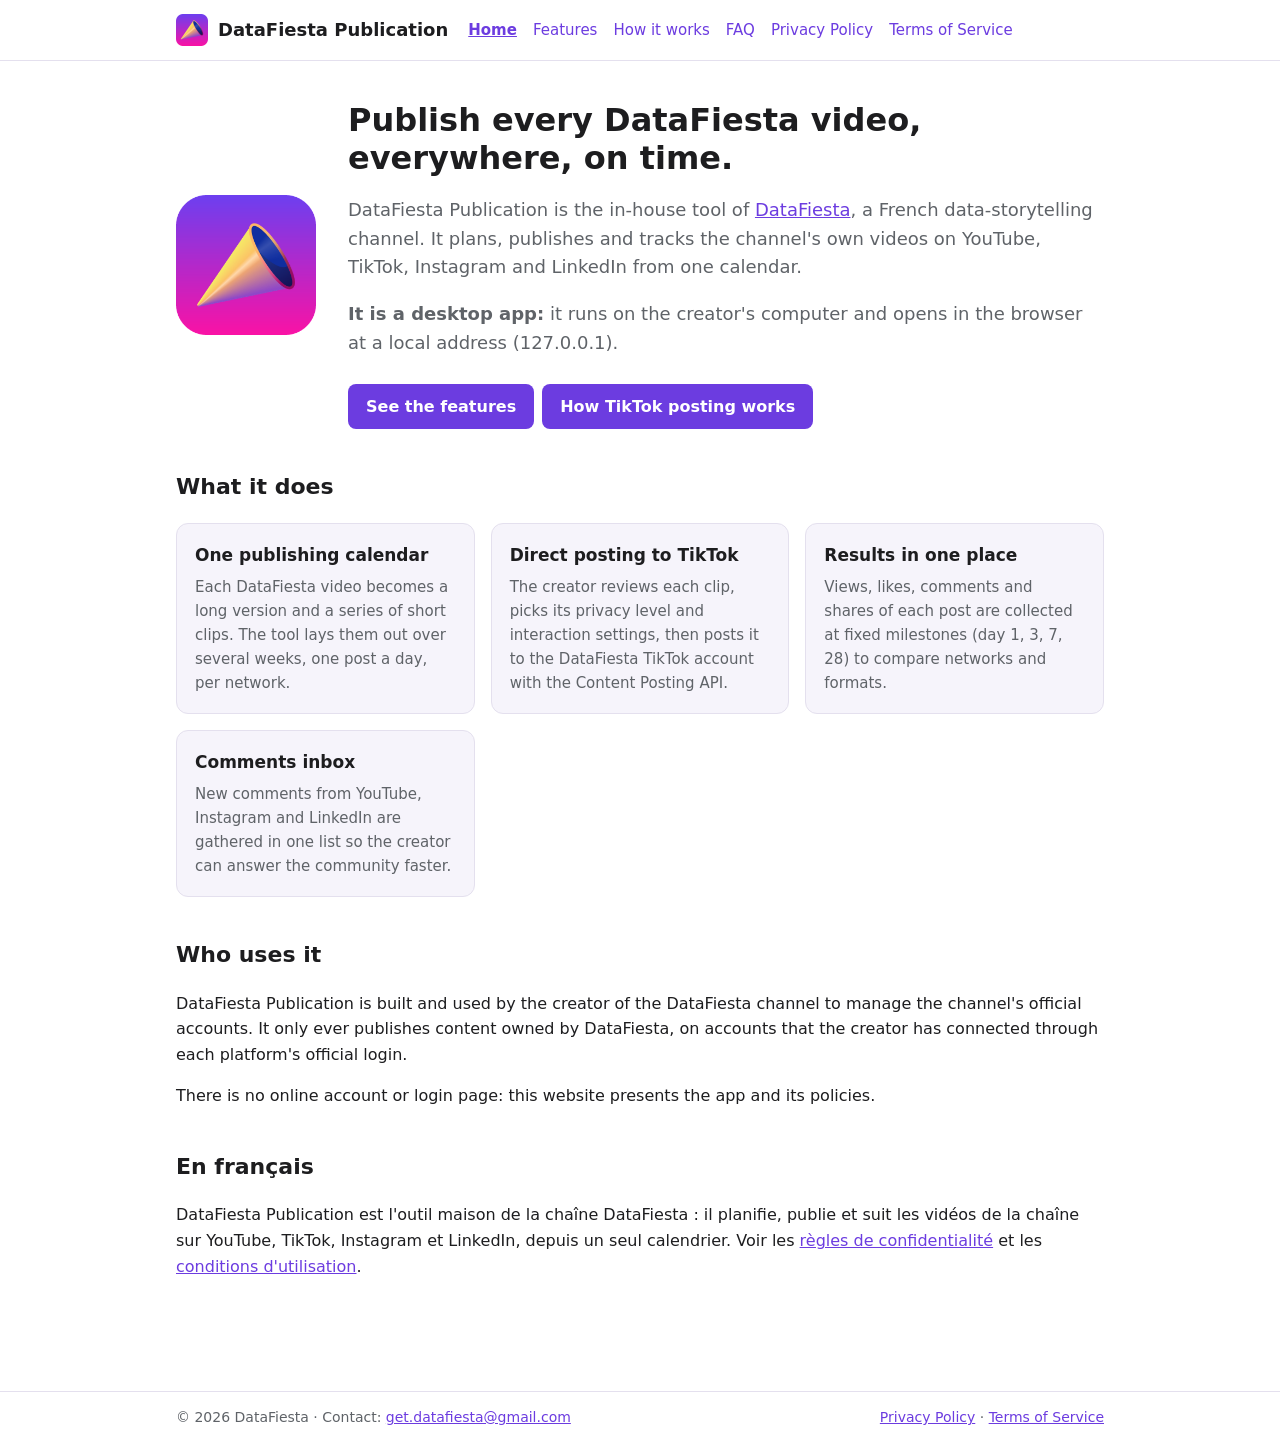
<file: index.html>
<!doctype html><html lang="en"><head><meta charset="utf-8"><meta name="viewport" content="width=device-width,initial-scale=1">
<title>DataFiesta Publication</title><meta name="description" content="DataFiesta Publication: the publishing and analytics tool of the DataFiesta channel.">
<link rel="icon" href="favicon.ico" sizes="any"><link rel="icon" type="image/png" href="icone.png"><link rel="apple-touch-icon" href="apple-touch-icon.png">
<link rel="stylesheet" href="style.css"></head><body>
<header><div class="barre"><a class="marque" href=""><img src="icone.png" alt="">DataFiesta Publication</a>
<nav><a href="" aria-current="page">Home</a><a href="features/">Features</a><a href="how-it-works/">How it works</a><a href="faq/">FAQ</a><a href="confidentialite/">Privacy Policy</a><a href="conditions/">Terms of Service</a></nav></div></header><main>
<section class="hero"><img src="icone.png" alt="DataFiesta Publication icon"><div>
<h1>Publish every DataFiesta video, everywhere, on time.</h1>
<p class="lead">DataFiesta Publication is the in-house tool of <a href="https://www.youtube.com/@data_fiesta">DataFiesta</a>, a French data-storytelling channel. It plans, publishes and tracks the channel's own videos on YouTube, TikTok, Instagram and LinkedIn from one calendar.</p>
<p class="lead"><b>It is a desktop app:</b> it runs on the creator's computer and opens in the browser at a local address (127.0.0.1).</p>
<a class="bouton" href="features/">See the features</a><a class="bouton" href="how-it-works/">How TikTok posting works</a></div></section>
<h2>What it does</h2>
<div class="grille">
<div class="carte"><h3>One publishing calendar</h3><p>Each DataFiesta video becomes a long version and a series of short clips. The tool lays them out over several weeks, one post a day, per network.</p></div>
<div class="carte"><h3>Direct posting to TikTok</h3><p>The creator reviews each clip, picks its privacy level and interaction settings, then posts it to the DataFiesta TikTok account with the Content Posting API.</p></div>
<div class="carte"><h3>Results in one place</h3><p>Views, likes, comments and shares of each post are collected at fixed milestones (day 1, 3, 7, 28) to compare networks and formats.</p></div>
<div class="carte"><h3>Comments inbox</h3><p>New comments from YouTube, Instagram and LinkedIn are gathered in one list so the creator can answer the community faster.</p></div>
</div>
<h2>Who uses it</h2>
<p>DataFiesta Publication is built and used by the creator of the DataFiesta channel to manage the channel's official accounts. It only ever publishes content owned by DataFiesta, on accounts that the creator has connected through each platform's official login.</p>
<p>There is no online account or login page: this website presents the app and its policies.</p>
<h2>En français</h2>
<p>DataFiesta Publication est l'outil maison de la chaîne DataFiesta : il planifie, publie et suit les vidéos de la chaîne sur YouTube, TikTok, Instagram et LinkedIn, depuis un seul calendrier. Voir les <a href="confidentialite/">règles de confidentialité</a> et les <a href="conditions/">conditions d'utilisation</a>.</p>
</main><footer><div class="barre"><span>© 2026 DataFiesta · Contact: <a href="mailto:get.datafiesta@gmail.com">get.datafiesta@gmail.com</a></span><span><a href="confidentialite/">Privacy Policy</a> · <a href="conditions/">Terms of Service</a></span></div></footer></body></html>
</file>
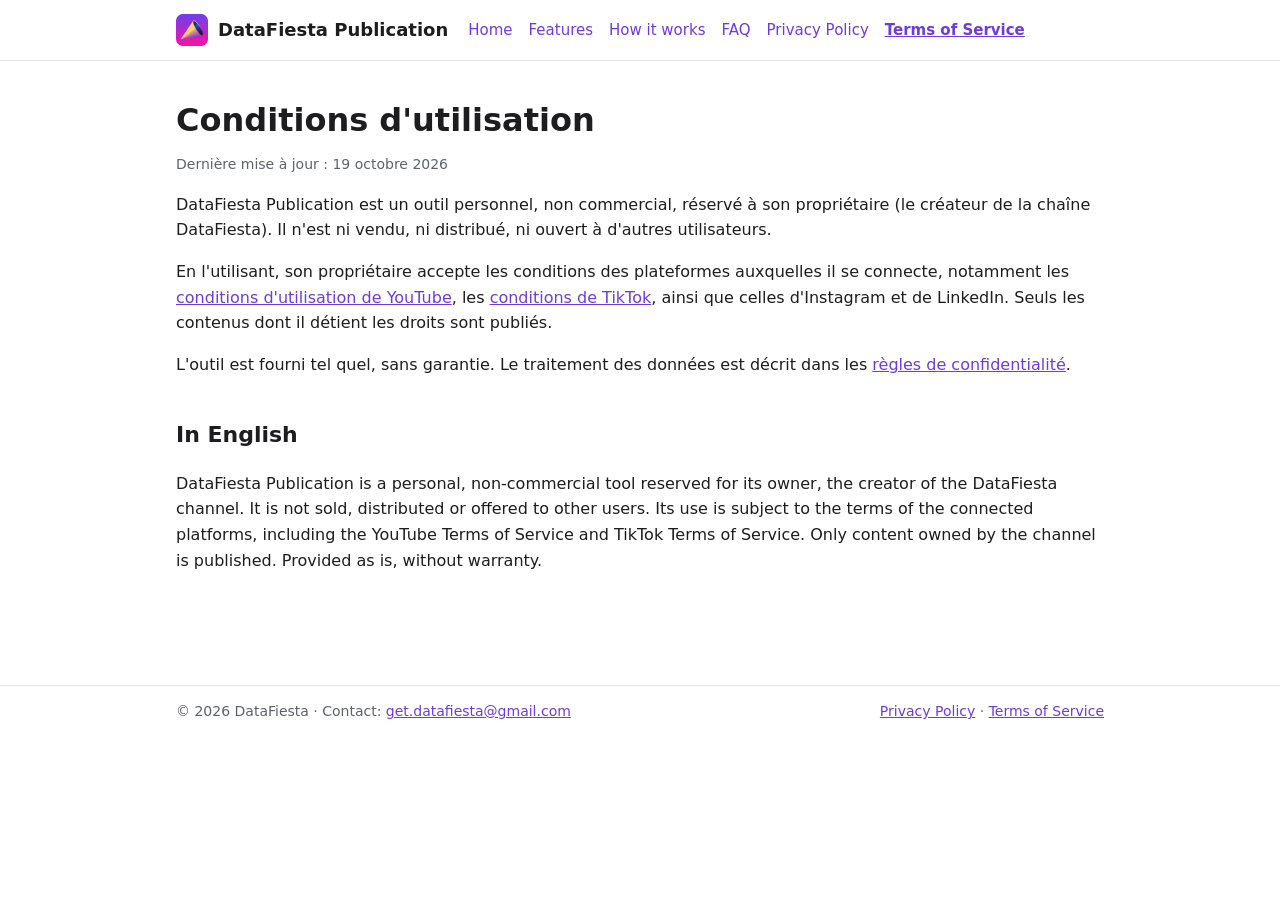
<file: conditions/index.html>
<!doctype html><html lang="en"><head><meta charset="utf-8"><meta name="viewport" content="width=device-width,initial-scale=1">
<title>Terms of Service · DataFiesta Publication</title><meta name="description" content="DataFiesta Publication: the publishing and analytics tool of the DataFiesta channel.">
<link rel="icon" href="../favicon.ico" sizes="any"><link rel="icon" type="image/png" href="../icone.png"><link rel="apple-touch-icon" href="../apple-touch-icon.png">
<link rel="stylesheet" href="../style.css"></head><body>
<header><div class="barre"><a class="marque" href="../"><img src="../icone.png" alt="">DataFiesta Publication</a>
<nav><a href="../">Home</a><a href="../features/">Features</a><a href="../how-it-works/">How it works</a><a href="../faq/">FAQ</a><a href="../confidentialite/">Privacy Policy</a><a href="../conditions/" aria-current="page">Terms of Service</a></nav></div></header><main>
<h1>Conditions d'utilisation</h1><p class="date">Dernière mise à jour : 19 octobre 2026</p>
<p>DataFiesta Publication est un outil personnel, non commercial, réservé à son propriétaire (le créateur de la chaîne DataFiesta). Il n'est ni vendu, ni distribué, ni ouvert à d'autres utilisateurs.</p>
<p>En l'utilisant, son propriétaire accepte les conditions des plateformes auxquelles il se connecte, notamment les <a href="https://www.youtube.com/t/terms">conditions d'utilisation de YouTube</a>, les <a href="https://www.tiktok.com/legal/terms-of-service">conditions de TikTok</a>, ainsi que celles d'Instagram et de LinkedIn. Seuls les contenus dont il détient les droits sont publiés.</p>
<p>L'outil est fourni tel quel, sans garantie. Le traitement des données est décrit dans les <a href="../confidentialite/">règles de confidentialité</a>.</p>
<h2>In English</h2>
<p>DataFiesta Publication is a personal, non-commercial tool reserved for its owner, the creator of the DataFiesta channel. It is not sold, distributed or offered to other users. Its use is subject to the terms of the connected platforms, including the YouTube Terms of Service and TikTok Terms of Service. Only content owned by the channel is published. Provided as is, without warranty.</p>
</main><footer><div class="barre"><span>© 2026 DataFiesta · Contact: <a href="mailto:get.datafiesta@gmail.com">get.datafiesta@gmail.com</a></span><span><a href="../confidentialite/">Privacy Policy</a> · <a href="../conditions/">Terms of Service</a></span></div></footer></body></html>
</file>
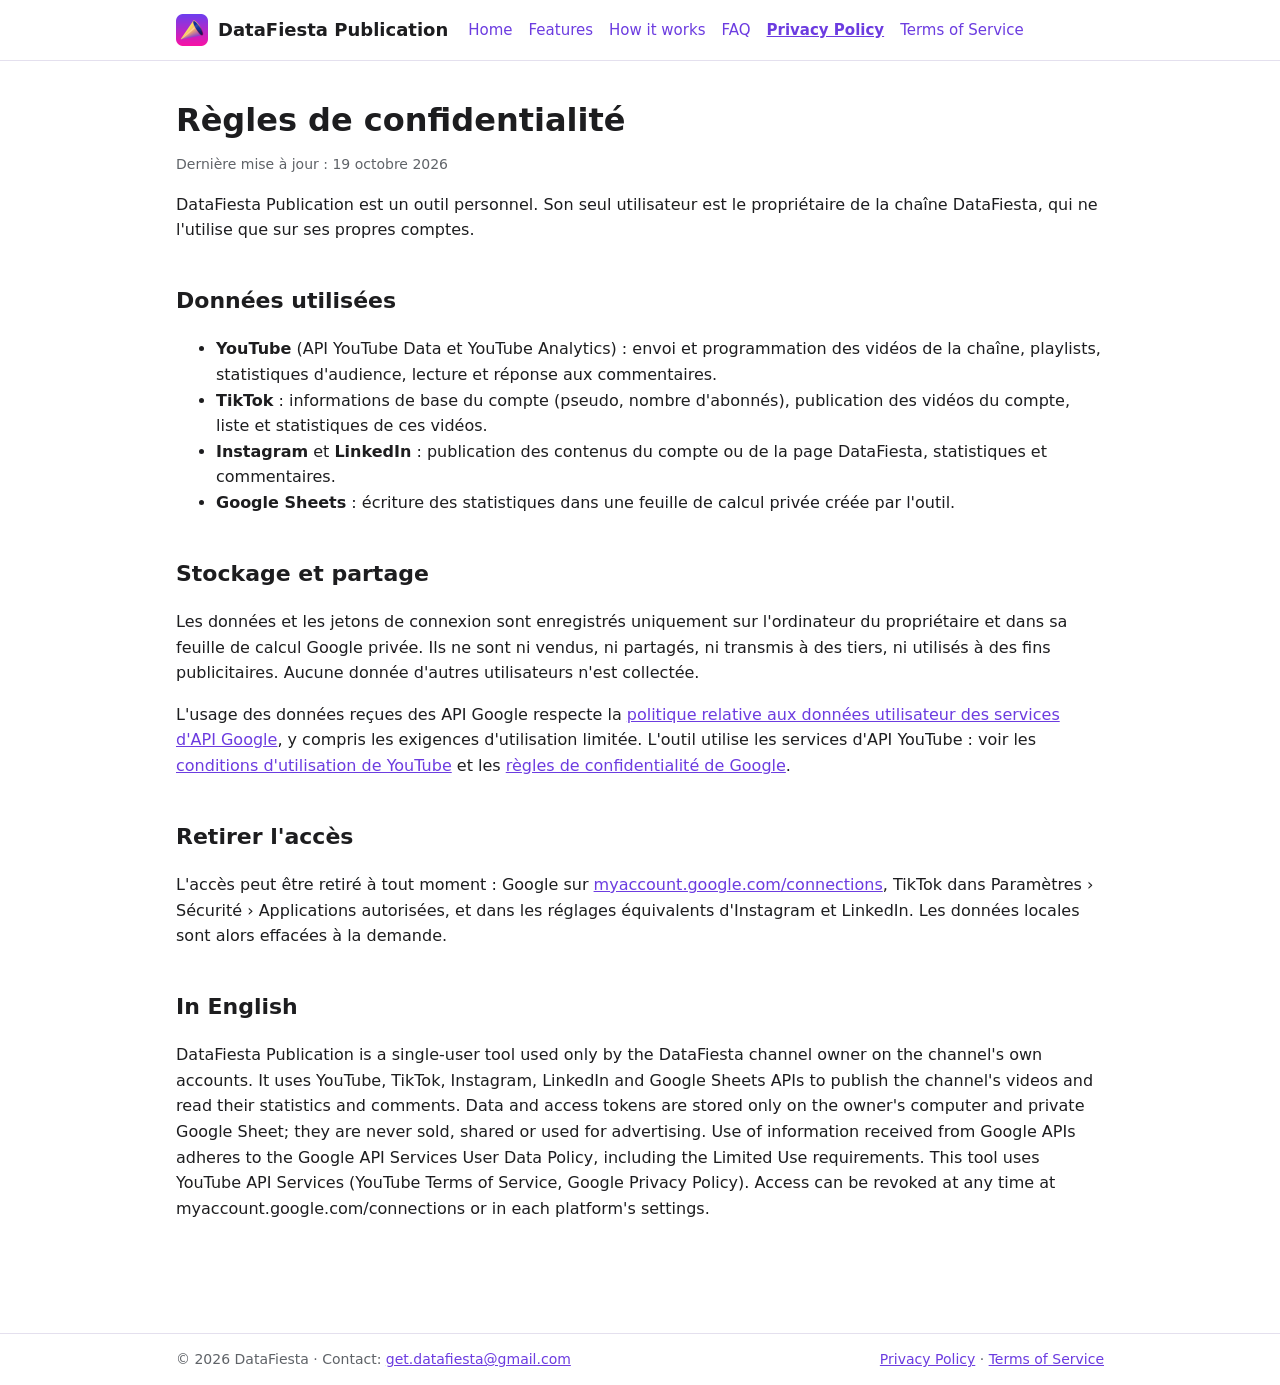
<file: confidentialite/index.html>
<!doctype html><html lang="en"><head><meta charset="utf-8"><meta name="viewport" content="width=device-width,initial-scale=1">
<title>Privacy Policy · DataFiesta Publication</title><meta name="description" content="DataFiesta Publication: the publishing and analytics tool of the DataFiesta channel.">
<link rel="icon" href="../favicon.ico" sizes="any"><link rel="icon" type="image/png" href="../icone.png"><link rel="apple-touch-icon" href="../apple-touch-icon.png">
<link rel="stylesheet" href="../style.css"></head><body>
<header><div class="barre"><a class="marque" href="../"><img src="../icone.png" alt="">DataFiesta Publication</a>
<nav><a href="../">Home</a><a href="../features/">Features</a><a href="../how-it-works/">How it works</a><a href="../faq/">FAQ</a><a href="../confidentialite/" aria-current="page">Privacy Policy</a><a href="../conditions/">Terms of Service</a></nav></div></header><main>
<h1>Règles de confidentialité</h1><p class="date">Dernière mise à jour : 19 octobre 2026</p>
<p>DataFiesta Publication est un outil personnel. Son seul utilisateur est le propriétaire de la chaîne DataFiesta, qui ne l'utilise que sur ses propres comptes.</p>
<h2>Données utilisées</h2>
<ul>
<li><b>YouTube</b> (API YouTube Data et YouTube Analytics) : envoi et programmation des vidéos de la chaîne, playlists, statistiques d'audience, lecture et réponse aux commentaires.</li>
<li><b>TikTok</b> : informations de base du compte (pseudo, nombre d'abonnés), publication des vidéos du compte, liste et statistiques de ces vidéos.</li>
<li><b>Instagram</b> et <b>LinkedIn</b> : publication des contenus du compte ou de la page DataFiesta, statistiques et commentaires.</li>
<li><b>Google Sheets</b> : écriture des statistiques dans une feuille de calcul privée créée par l'outil.</li>
</ul>
<h2>Stockage et partage</h2>
<p>Les données et les jetons de connexion sont enregistrés uniquement sur l'ordinateur du propriétaire et dans sa feuille de calcul Google privée. Ils ne sont ni vendus, ni partagés, ni transmis à des tiers, ni utilisés à des fins publicitaires. Aucune donnée d'autres utilisateurs n'est collectée.</p>
<p>L'usage des données reçues des API Google respecte la <a href="https://developers.google.com/terms/api-services-user-data-policy">politique relative aux données utilisateur des services d'API Google</a>, y compris les exigences d'utilisation limitée. L'outil utilise les services d'API YouTube : voir les <a href="https://www.youtube.com/t/terms">conditions d'utilisation de YouTube</a> et les <a href="https://policies.google.com/privacy">règles de confidentialité de Google</a>.</p>
<h2>Retirer l'accès</h2>
<p>L'accès peut être retiré à tout moment : Google sur <a href="https://myaccount.google.com/connections">myaccount.google.com/connections</a>, TikTok dans Paramètres › Sécurité › Applications autorisées, et dans les réglages équivalents d'Instagram et LinkedIn. Les données locales sont alors effacées à la demande.</p>
<h2>In English</h2>
<p>DataFiesta Publication is a single-user tool used only by the DataFiesta channel owner on the channel's own accounts. It uses YouTube, TikTok, Instagram, LinkedIn and Google Sheets APIs to publish the channel's videos and read their statistics and comments. Data and access tokens are stored only on the owner's computer and private Google Sheet; they are never sold, shared or used for advertising. Use of information received from Google APIs adheres to the Google API Services User Data Policy, including the Limited Use requirements. This tool uses YouTube API Services (YouTube Terms of Service, Google Privacy Policy). Access can be revoked at any time at myaccount.google.com/connections or in each platform's settings.</p>
</main><footer><div class="barre"><span>© 2026 DataFiesta · Contact: <a href="mailto:get.datafiesta@gmail.com">get.datafiesta@gmail.com</a></span><span><a href="../confidentialite/">Privacy Policy</a> · <a href="../conditions/">Terms of Service</a></span></div></footer></body></html>
</file>
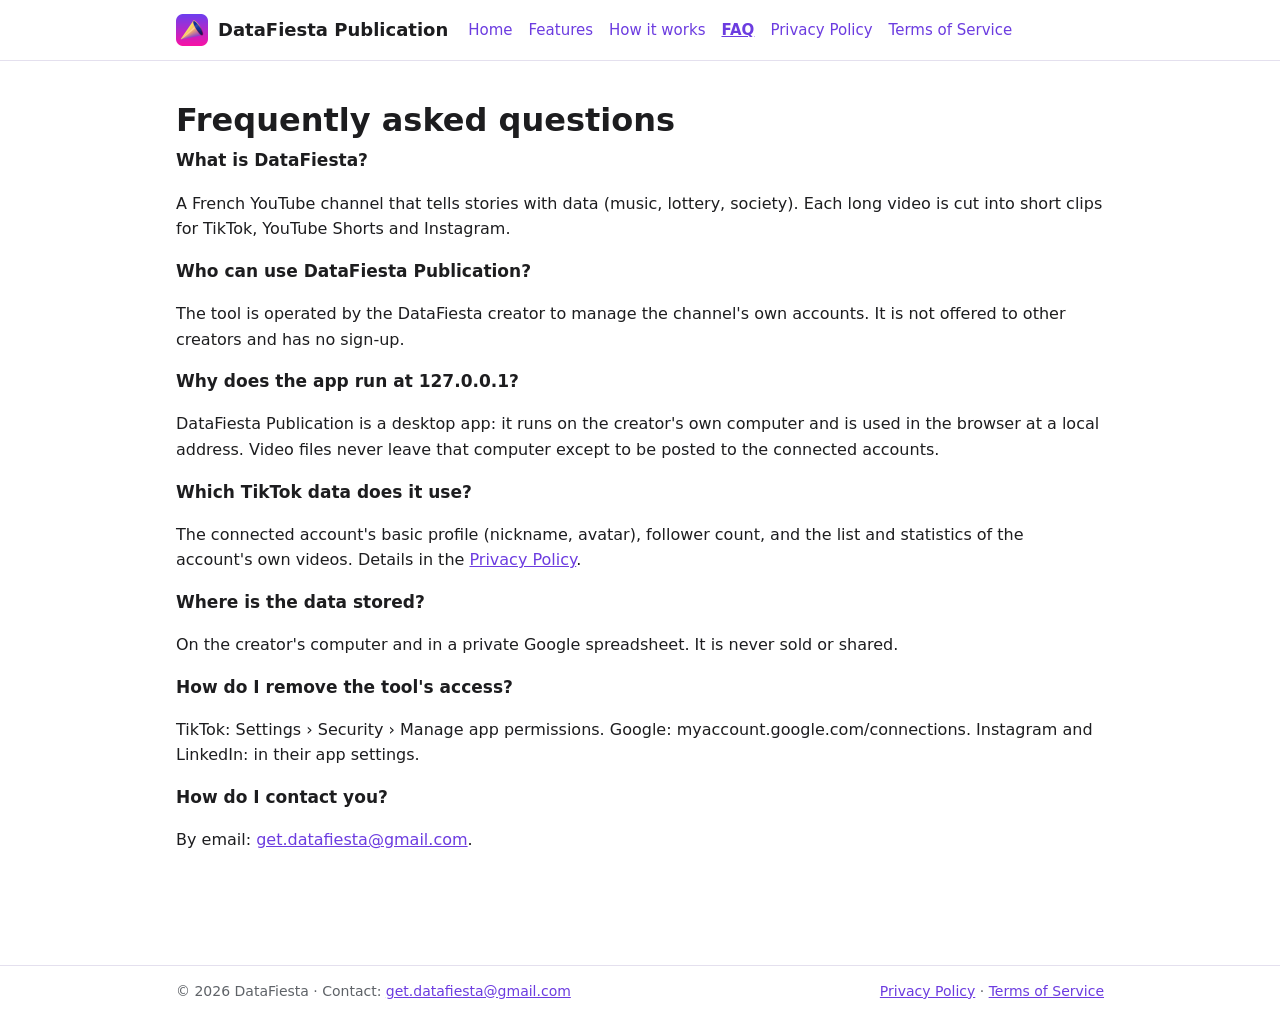
<file: faq/index.html>
<!doctype html><html lang="en"><head><meta charset="utf-8"><meta name="viewport" content="width=device-width,initial-scale=1">
<title>FAQ · DataFiesta Publication</title><meta name="description" content="DataFiesta Publication: the publishing and analytics tool of the DataFiesta channel.">
<link rel="icon" href="../favicon.ico" sizes="any"><link rel="icon" type="image/png" href="../icone.png"><link rel="apple-touch-icon" href="../apple-touch-icon.png">
<link rel="stylesheet" href="../style.css"></head><body>
<header><div class="barre"><a class="marque" href="../"><img src="../icone.png" alt="">DataFiesta Publication</a>
<nav><a href="../">Home</a><a href="../features/">Features</a><a href="../how-it-works/">How it works</a><a href="../faq/" aria-current="page">FAQ</a><a href="../confidentialite/">Privacy Policy</a><a href="../conditions/">Terms of Service</a></nav></div></header><main>
<h1>Frequently asked questions</h1>
<h3>What is DataFiesta?</h3><p>A French YouTube channel that tells stories with data (music, lottery, society). Each long video is cut into short clips for TikTok, YouTube Shorts and Instagram.</p>
<h3>Who can use DataFiesta Publication?</h3><p>The tool is operated by the DataFiesta creator to manage the channel's own accounts. It is not offered to other creators and has no sign-up.</p>
<h3>Why does the app run at 127.0.0.1?</h3><p>DataFiesta Publication is a desktop app: it runs on the creator's own computer and is used in the browser at a local address. Video files never leave that computer except to be posted to the connected accounts.</p>
<h3>Which TikTok data does it use?</h3><p>The connected account's basic profile (nickname, avatar), follower count, and the list and statistics of the account's own videos. Details in the <a href="../confidentialite/">Privacy Policy</a>.</p>
<h3>Where is the data stored?</h3><p>On the creator's computer and in a private Google spreadsheet. It is never sold or shared.</p>
<h3>How do I remove the tool's access?</h3><p>TikTok: Settings › Security › Manage app permissions. Google: myaccount.google.com/connections. Instagram and LinkedIn: in their app settings.</p>
<h3>How do I contact you?</h3><p>By email: <a href="mailto:get.datafiesta@gmail.com">get.datafiesta@gmail.com</a>.</p>
</main><footer><div class="barre"><span>© 2026 DataFiesta · Contact: <a href="mailto:get.datafiesta@gmail.com">get.datafiesta@gmail.com</a></span><span><a href="../confidentialite/">Privacy Policy</a> · <a href="../conditions/">Terms of Service</a></span></div></footer></body></html>
</file>
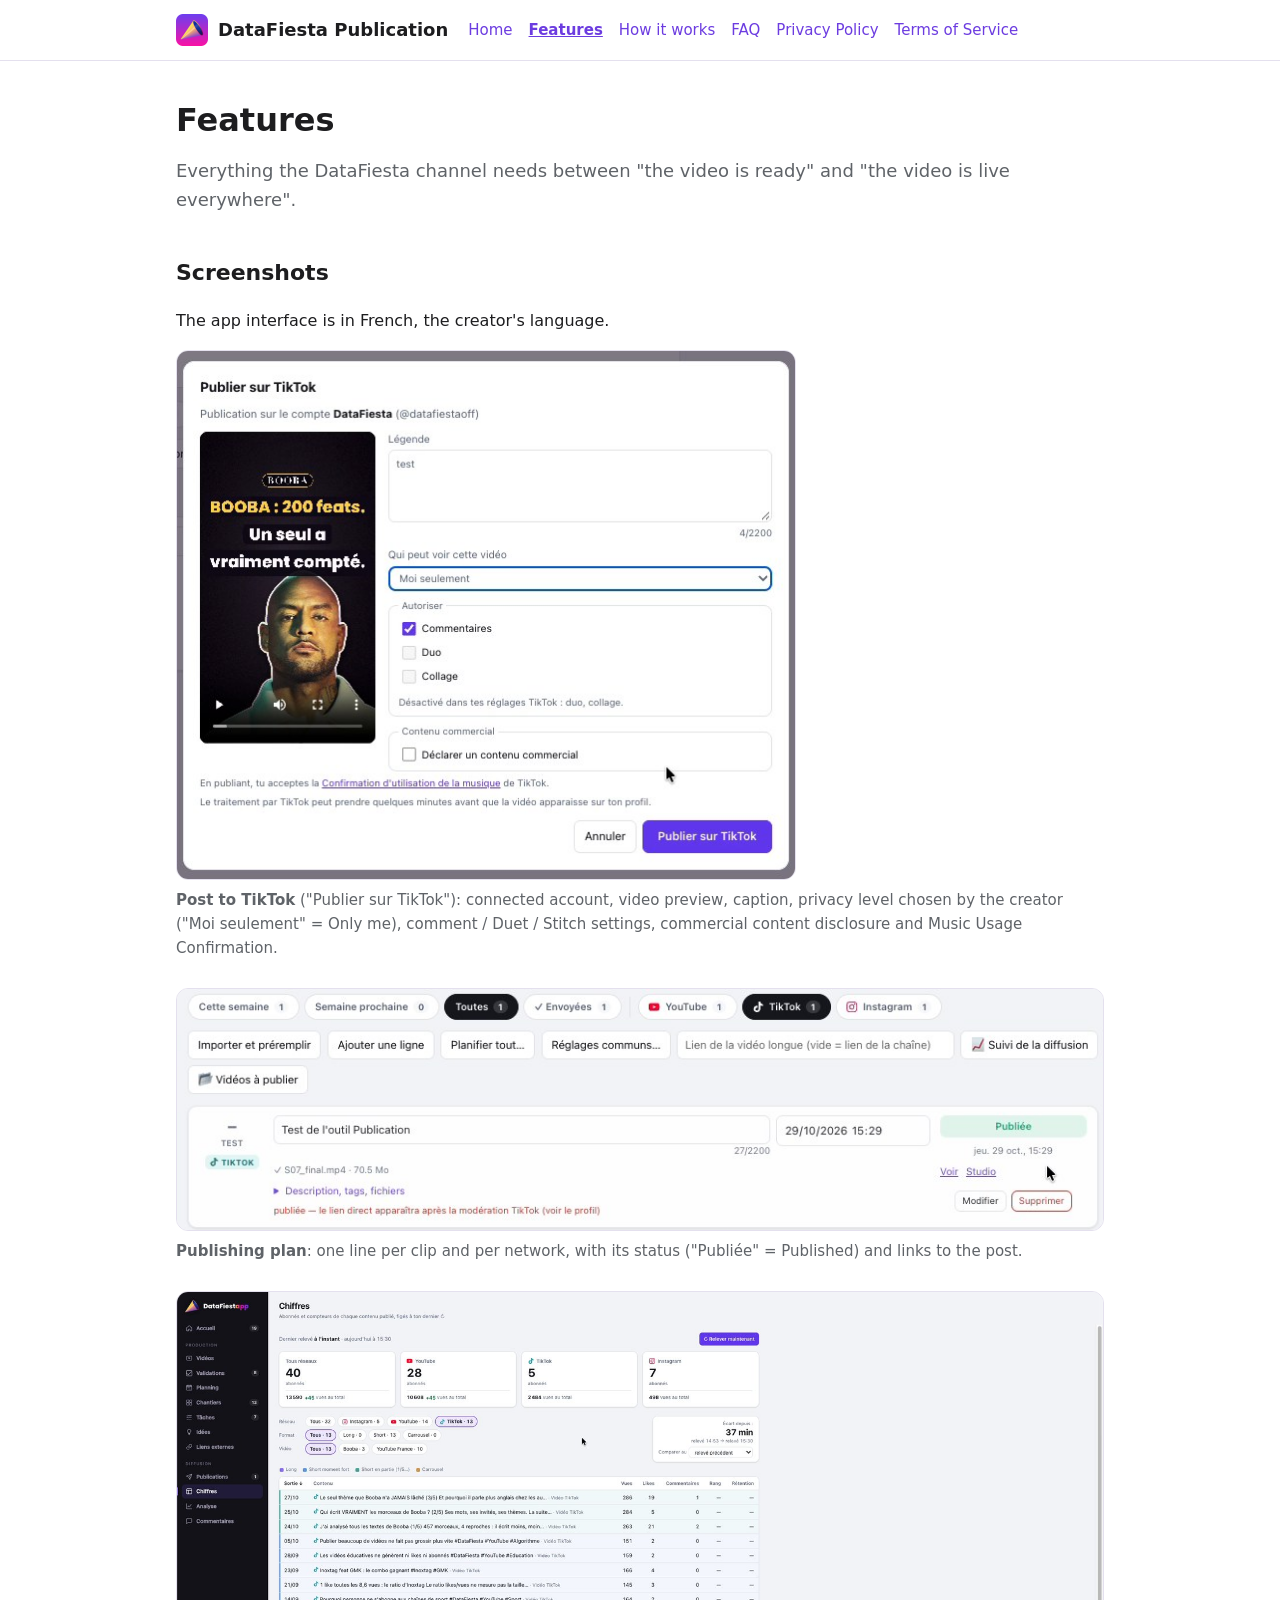
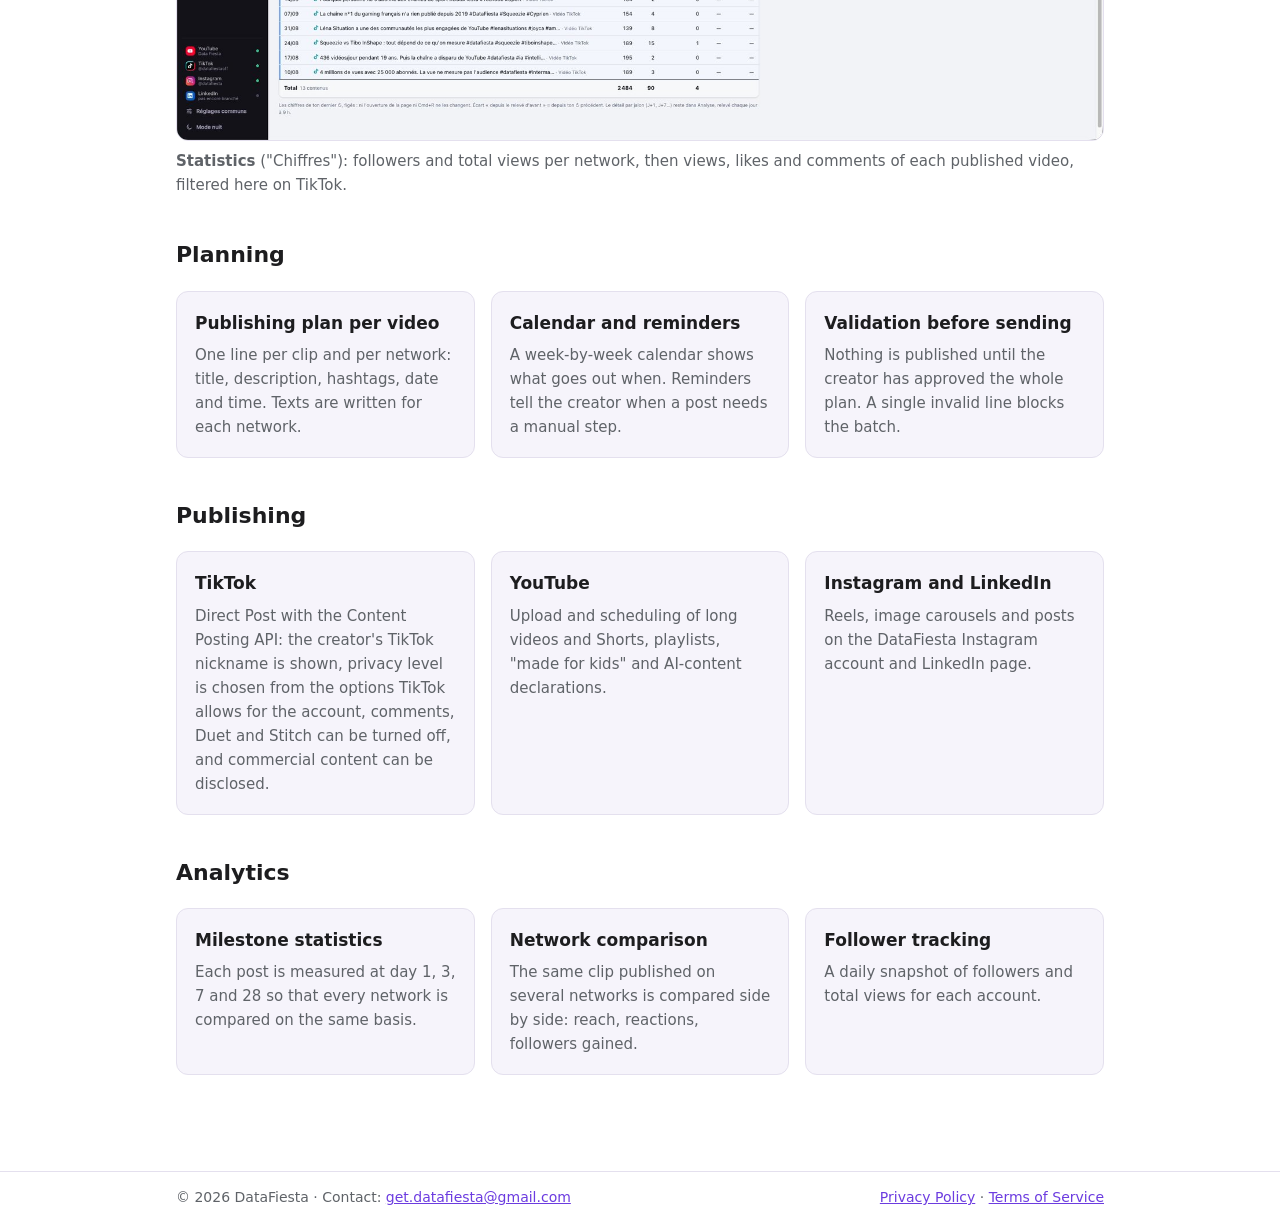
<file: features/index.html>
<!doctype html><html lang="en"><head><meta charset="utf-8"><meta name="viewport" content="width=device-width,initial-scale=1">
<title>Features · DataFiesta Publication</title><meta name="description" content="DataFiesta Publication: the publishing and analytics tool of the DataFiesta channel.">
<link rel="icon" href="../favicon.ico" sizes="any"><link rel="icon" type="image/png" href="../icone.png"><link rel="apple-touch-icon" href="../apple-touch-icon.png">
<link rel="stylesheet" href="../style.css"></head><body>
<header><div class="barre"><a class="marque" href="../"><img src="../icone.png" alt="">DataFiesta Publication</a>
<nav><a href="../">Home</a><a href="../features/" aria-current="page">Features</a><a href="../how-it-works/">How it works</a><a href="../faq/">FAQ</a><a href="../confidentialite/">Privacy Policy</a><a href="../conditions/">Terms of Service</a></nav></div></header><main>
<h1>Features</h1><p class="lead">Everything the DataFiesta channel needs between "the video is ready" and "the video is live everywhere".</p>
<h2>Screenshots</h2>
<p>The app interface is in French, the creator's language.</p>
<figure class="capture"><img src="../images/post-to-tiktok.jpg" alt="Post to TikTok window" width="620" height="530" loading="lazy">
<figcaption><b>Post to TikTok</b> ("Publier sur TikTok"): connected account, video preview, caption, privacy level chosen by the creator ("Moi seulement" = Only me), comment / Duet / Stitch settings, commercial content disclosure and Music Usage Confirmation.</figcaption></figure>
<figure class="capture"><img src="../images/publishing-plan.jpg" alt="Publishing plan" width="960" height="250" loading="lazy">
<figcaption><b>Publishing plan</b>: one line per clip and per network, with its status ("Publiée" = Published) and links to the post.</figcaption></figure>
<figure class="capture"><img src="../images/statistics.jpg" alt="Statistics page" width="1600" height="774" loading="lazy">
<figcaption><b>Statistics</b> ("Chiffres"): followers and total views per network, then views, likes and comments of each published video, filtered here on TikTok.</figcaption></figure>
<h2>Planning</h2>
<div class="grille">
<div class="carte"><h3>Publishing plan per video</h3><p>One line per clip and per network: title, description, hashtags, date and time. Texts are written for each network.</p></div>
<div class="carte"><h3>Calendar and reminders</h3><p>A week-by-week calendar shows what goes out when. Reminders tell the creator when a post needs a manual step.</p></div>
<div class="carte"><h3>Validation before sending</h3><p>Nothing is published until the creator has approved the whole plan. A single invalid line blocks the batch.</p></div>
</div>
<h2>Publishing</h2>
<div class="grille">
<div class="carte"><h3>TikTok</h3><p>Direct Post with the Content Posting API: the creator's TikTok nickname is shown, privacy level is chosen from the options TikTok allows for the account, comments, Duet and Stitch can be turned off, and commercial content can be disclosed.</p></div>
<div class="carte"><h3>YouTube</h3><p>Upload and scheduling of long videos and Shorts, playlists, "made for kids" and AI-content declarations.</p></div>
<div class="carte"><h3>Instagram and LinkedIn</h3><p>Reels, image carousels and posts on the DataFiesta Instagram account and LinkedIn page.</p></div>
</div>
<h2>Analytics</h2>
<div class="grille">
<div class="carte"><h3>Milestone statistics</h3><p>Each post is measured at day 1, 3, 7 and 28 so that every network is compared on the same basis.</p></div>
<div class="carte"><h3>Network comparison</h3><p>The same clip published on several networks is compared side by side: reach, reactions, followers gained.</p></div>
<div class="carte"><h3>Follower tracking</h3><p>A daily snapshot of followers and total views for each account.</p></div>
</div>
</main><footer><div class="barre"><span>© 2026 DataFiesta · Contact: <a href="mailto:get.datafiesta@gmail.com">get.datafiesta@gmail.com</a></span><span><a href="../confidentialite/">Privacy Policy</a> · <a href="../conditions/">Terms of Service</a></span></div></footer></body></html>
</file>
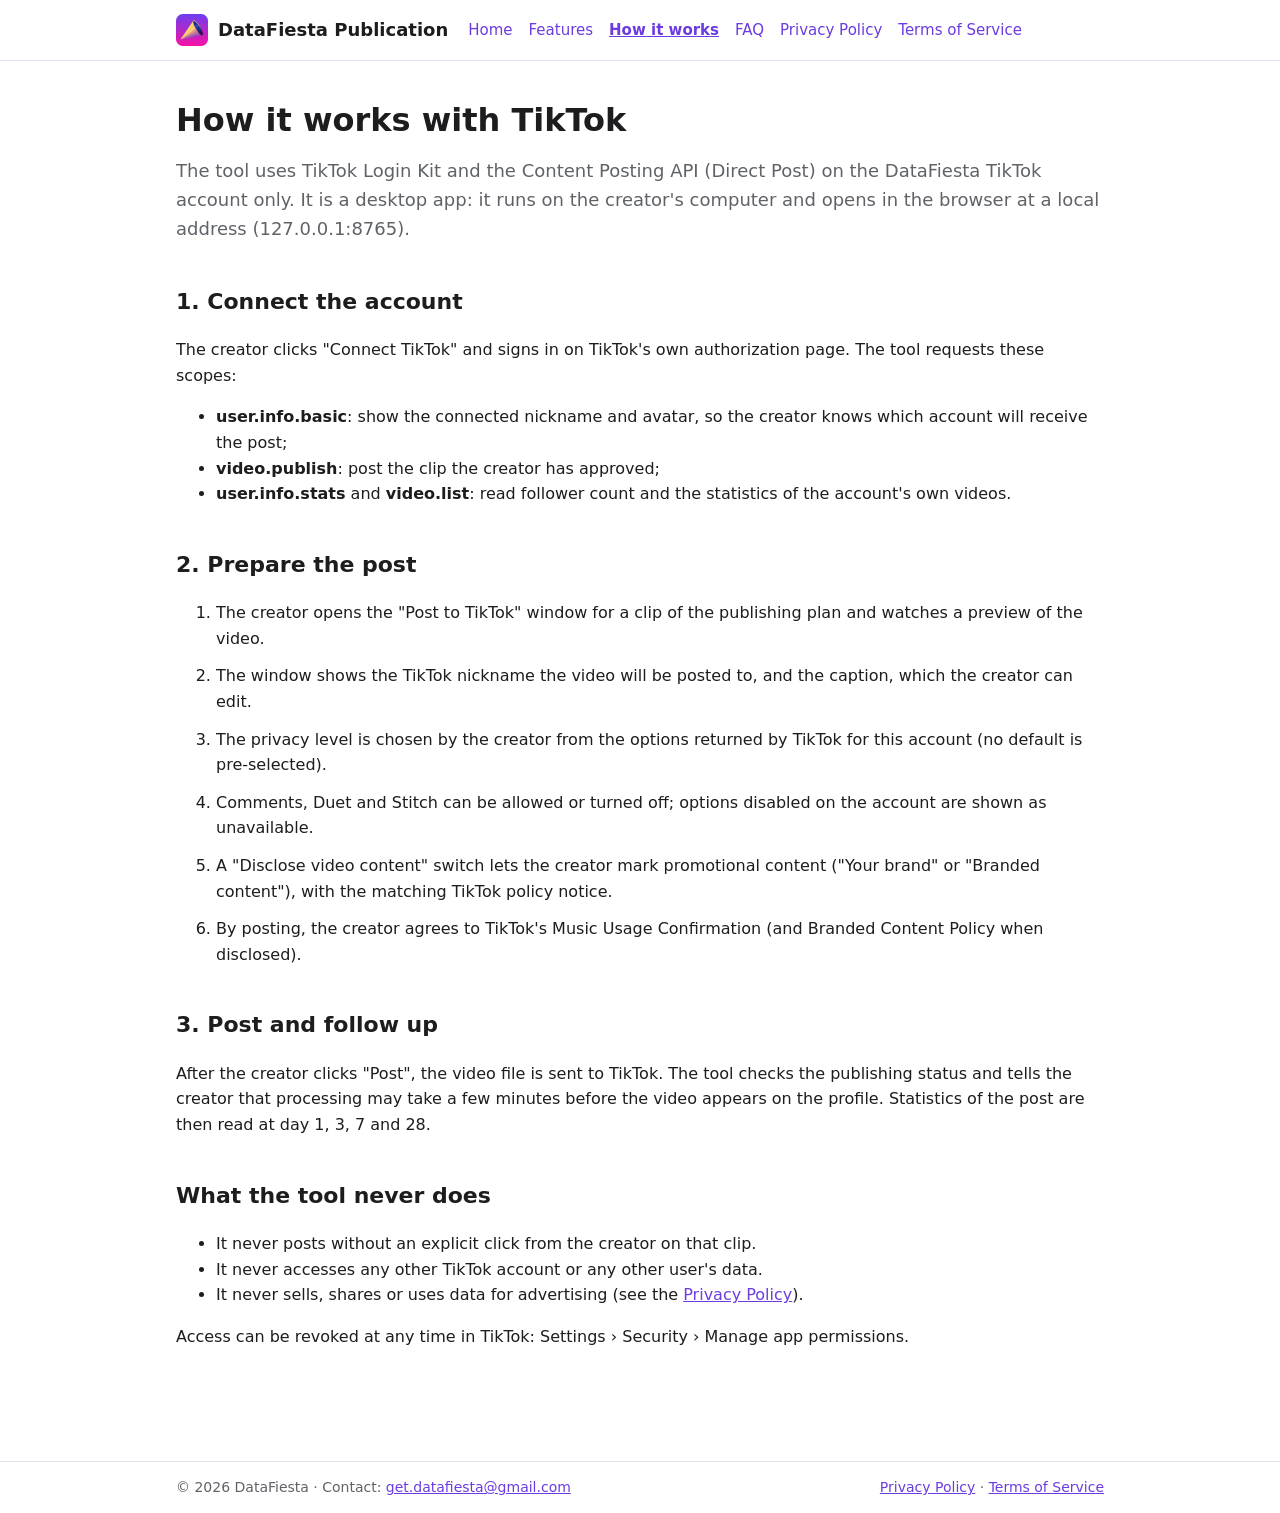
<file: how-it-works/index.html>
<!doctype html><html lang="en"><head><meta charset="utf-8"><meta name="viewport" content="width=device-width,initial-scale=1">
<title>How it works · DataFiesta Publication</title><meta name="description" content="DataFiesta Publication: the publishing and analytics tool of the DataFiesta channel.">
<link rel="icon" href="../favicon.ico" sizes="any"><link rel="icon" type="image/png" href="../icone.png"><link rel="apple-touch-icon" href="../apple-touch-icon.png">
<link rel="stylesheet" href="../style.css"></head><body>
<header><div class="barre"><a class="marque" href="../"><img src="../icone.png" alt="">DataFiesta Publication</a>
<nav><a href="../">Home</a><a href="../features/">Features</a><a href="../how-it-works/" aria-current="page">How it works</a><a href="../faq/">FAQ</a><a href="../confidentialite/">Privacy Policy</a><a href="../conditions/">Terms of Service</a></nav></div></header><main>
<h1>How it works with TikTok</h1><p class="lead">The tool uses TikTok Login Kit and the Content Posting API (Direct Post) on the DataFiesta TikTok account only. It is a desktop app: it runs on the creator's computer and opens in the browser at a local address (127.0.0.1:8765).</p>
<h2>1. Connect the account</h2>
<p>The creator clicks "Connect TikTok" and signs in on TikTok's own authorization page. The tool requests these scopes:</p>
<ul><li><b>user.info.basic</b>: show the connected nickname and avatar, so the creator knows which account will receive the post;</li>
<li><b>video.publish</b>: post the clip the creator has approved;</li>
<li><b>user.info.stats</b> and <b>video.list</b>: read follower count and the statistics of the account's own videos.</li></ul>
<h2>2. Prepare the post</h2>
<ol class="etapes">
<li>The creator opens the "Post to TikTok" window for a clip of the publishing plan and watches a preview of the video.</li>
<li>The window shows the TikTok nickname the video will be posted to, and the caption, which the creator can edit.</li>
<li>The privacy level is chosen by the creator from the options returned by TikTok for this account (no default is pre-selected).</li>
<li>Comments, Duet and Stitch can be allowed or turned off; options disabled on the account are shown as unavailable.</li>
<li>A "Disclose video content" switch lets the creator mark promotional content ("Your brand" or "Branded content"), with the matching TikTok policy notice.</li>
<li>By posting, the creator agrees to TikTok's Music Usage Confirmation (and Branded Content Policy when disclosed).</li></ol>
<h2>3. Post and follow up</h2>
<p>After the creator clicks "Post", the video file is sent to TikTok. The tool checks the publishing status and tells the creator that processing may take a few minutes before the video appears on the profile. Statistics of the post are then read at day 1, 3, 7 and 28.</p>
<h2>What the tool never does</h2>
<ul><li>It never posts without an explicit click from the creator on that clip.</li>
<li>It never accesses any other TikTok account or any other user's data.</li>
<li>It never sells, shares or uses data for advertising (see the <a href="../confidentialite/">Privacy Policy</a>).</li></ul>
<p>Access can be revoked at any time in TikTok: Settings › Security › Manage app permissions.</p>
</main><footer><div class="barre"><span>© 2026 DataFiesta · Contact: <a href="mailto:get.datafiesta@gmail.com">get.datafiesta@gmail.com</a></span><span><a href="../confidentialite/">Privacy Policy</a> · <a href="../conditions/">Terms of Service</a></span></div></footer></body></html>
</file>
<file: style.css>
:root{--fond:#ffffff;--carte:#f6f4fb;--texte:#1d1d1f;--doux:#5f6368;--accent:#6c3ce0;--bord:#e4e0ee}
@media (prefers-color-scheme:dark){:root{--fond:#16161a;--carte:#1f1f26;--texte:#ececf1;--doux:#a0a0ab;--accent:#a98bff;--bord:#2e2e38}}
*{box-sizing:border-box}
body{background:var(--fond);color:var(--texte);font:16px/1.6 -apple-system,system-ui,sans-serif;margin:0}
header{border-bottom:1px solid var(--bord)}
.barre{max-width:960px;margin:0 auto;padding:14px 16px;display:flex;align-items:center;gap:20px;flex-wrap:wrap}
.marque{display:flex;align-items:center;gap:10px;font-weight:700;color:var(--texte);text-decoration:none;font-size:18px}
.marque img{width:32px;height:32px}
nav{display:flex;gap:16px;flex-wrap:wrap;font-size:15px}
nav a,a{color:var(--accent)}nav a{text-decoration:none}nav a[aria-current]{font-weight:700;text-decoration:underline}
main{max-width:960px;margin:0 auto;padding:40px 16px}
.hero{display:flex;gap:32px;align-items:center;flex-wrap:wrap;margin-bottom:24px}
.hero img{width:140px;height:140px}
.hero div{flex:1;min-width:260px}
h1{font-size:32px;line-height:1.2;margin:0 0 8px}h2{font-size:22px;margin-top:40px}h3{font-size:17px;margin:0 0 6px}
.lead{font-size:18px;color:var(--doux)}
.grille{display:grid;grid-template-columns:repeat(auto-fit,minmax(240px,1fr));gap:16px;margin-top:16px}
.carte{background:var(--carte);border:1px solid var(--bord);border-radius:12px;padding:18px}
.carte p{margin:0;color:var(--doux);font-size:15px}
.bouton{display:inline-block;background:var(--accent);color:#fff;padding:10px 18px;border-radius:8px;text-decoration:none;font-weight:600;margin:8px 8px 0 0}
ol.etapes li{margin-bottom:12px}
.date{color:var(--doux);font-size:14px}
footer{border-top:1px solid var(--bord);margin-top:56px}
footer .barre{color:var(--doux);font-size:14px;justify-content:space-between}
figure.capture{margin:16px 0 28px}figure.capture img{display:block;max-width:100%;height:auto;border:1px solid var(--bord);border-radius:12px}
figure.capture figcaption{color:var(--doux);font-size:15px;margin-top:8px}
</file>
